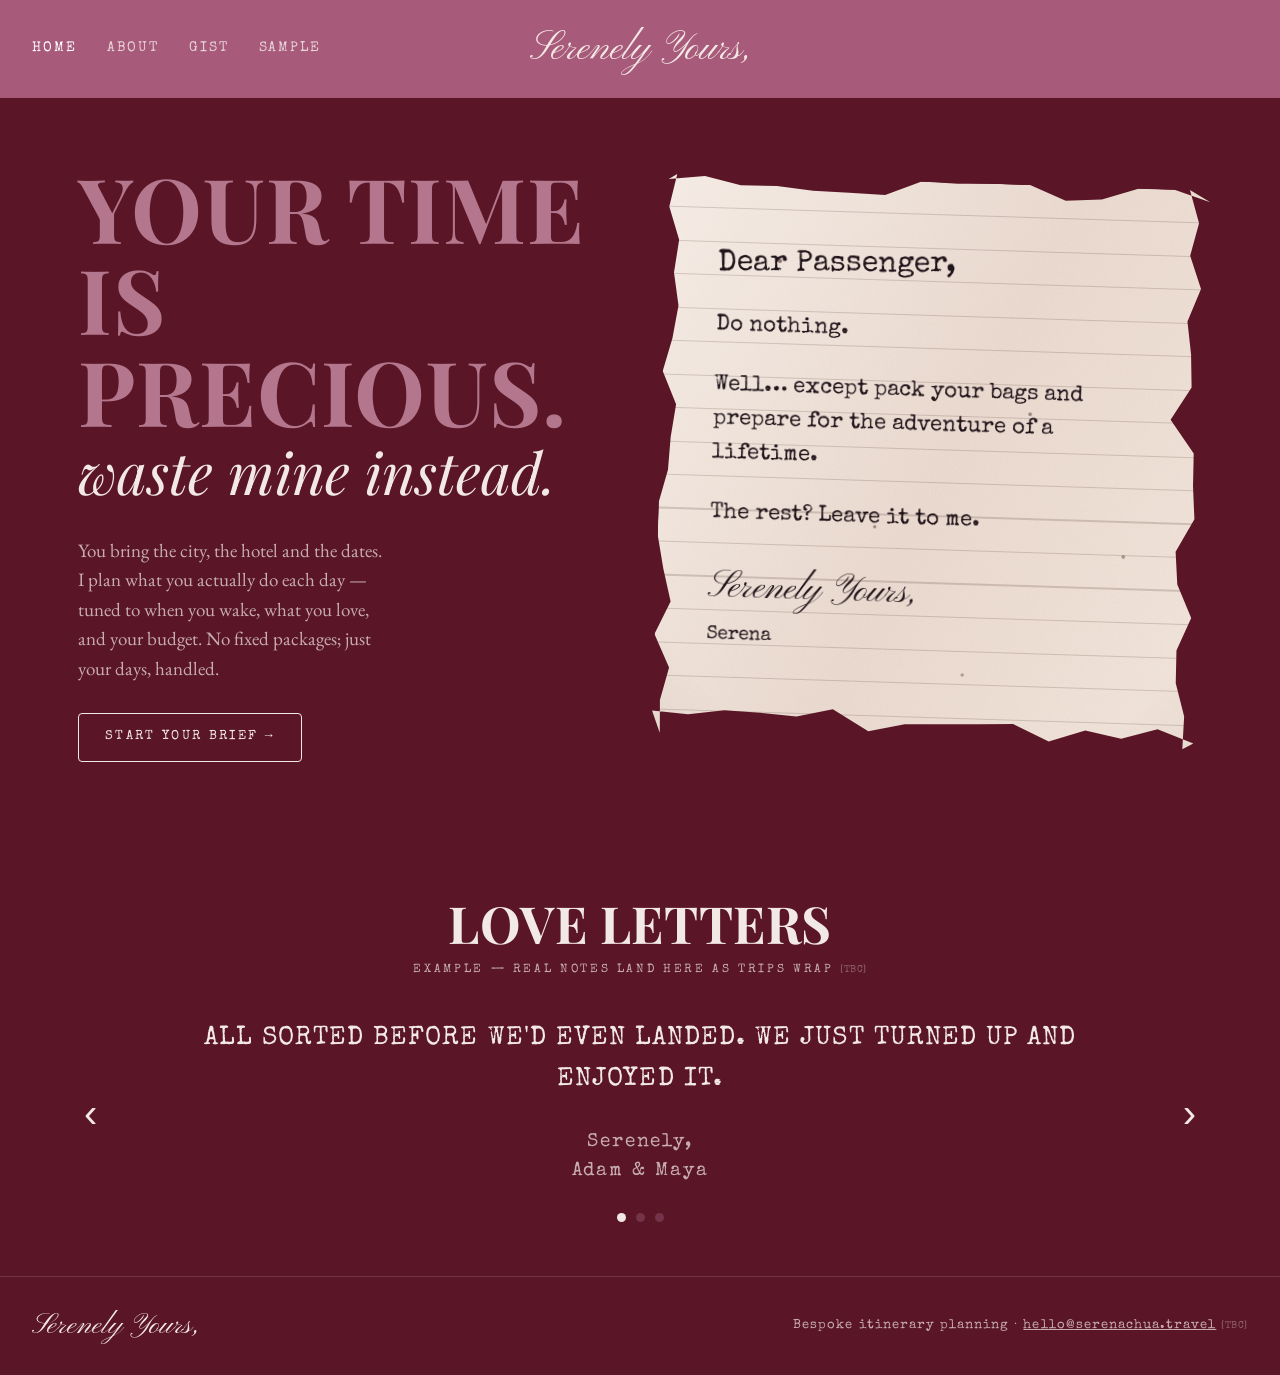
<file: index.html>
<!DOCTYPE html>
<html lang="en">
<head>
  <meta charset="UTF-8" />
  <meta name="viewport" content="width=device-width, initial-scale=1.0" />
  <title>Serenely Yours — your days, dialled in</title>
  <meta name="description" content="Bespoke day-by-day itinerary planning. You bring the city, hotel and dates; I plan what you actually do — tuned to you." />
  <link rel="preconnect" href="https://fonts.googleapis.com">
  <link rel="preconnect" href="https://fonts.gstatic.com" crossorigin>
  <link href="https://fonts.googleapis.com/css2?family=Playfair+Display:ital,wght@0,400;0,700;0,900;1,400;1,700&family=Pinyon+Script&family=Special+Elite&family=EB+Garamond:ital,wght@0,400;0,500;0,600;1,400&display=swap" rel="stylesheet">
  <link rel="stylesheet" href="styles.css" />
</head>
<body class="page-home">

  <nav class="nav">
    <button class="nav__toggle" aria-label="Menu" onclick="this.closest('.nav').classList.toggle('open')">Menu</button>
    <div class="nav__links">
      <a href="index.html" aria-current="page">Home</a>
      <a href="about.html">About</a>
      <a href="how-it-works.html">Gist</a>
      <a href="sample.html">Sample</a>
    </div>
    <a class="nav__brand" href="index.html">Serenely Yours,</a>
  </nav>

  <main>
    <section class="hero wrap">
      <div class="hero__copy">
        <h1 class="hero__title display">Your time<br>is precious.</h1>
        <p class="hero__tag italic-display">waste mine instead.</p>
        <p class="hero__sub">You bring the city, the hotel and the dates. I plan what you actually do each day — tuned to when you wake, what you love, and your budget. No fixed packages; just your days, handled.</p>
        <a class="btn btn--outline" href="mailto:hello@serenachua.travel?subject=Trip%20brief">Start your brief →</a>
      </div>
      <aside class="letter" aria-label="A note from Serena">
        <div class="letter__body type">
          <p class="letter__hi">Dear Passenger,</p>
          <p>Do nothing.</p>
          <p>Well… except pack your bags and prepare for the adventure of a lifetime.</p>
          <p>The rest? Leave it to me.</p>
        </div>
        <p class="letter__sign"><span class="script">Serenely Yours,</span><br><span class="type">Serena</span></p>
      </aside>
    </section>

    <section class="loveletters wrap" aria-label="Love letters">
      <h2 class="loveletters__head display">Love Letters</h2>
      <p class="code">Example — real notes land here as trips wrap <span class="tbc">[TBC]</span></p>
      <div class="carousel" data-carousel>
        <button class="carousel__nav carousel__nav--prev" aria-label="Previous">‹</button>
        <div class="carousel__track">
          <figure class="ll"><blockquote class="type">All sorted before we'd even landed. We just turned up and enjoyed it.</blockquote><figcaption class="type">Serenely,<br>Adam &amp; Maya</figcaption></figure>
          <figure class="ll"><blockquote class="type">No stress, no spreadsheets, no wasted days. Easily the best trip we've taken.</blockquote><figcaption class="type">Serenely,<br>Priya</figcaption></figure>
          <figure class="ll"><blockquote class="type">Every day was easy, fun, and exactly us — right down to where we ate.</blockquote><figcaption class="type">Serenely,<br>The Alvarez family</figcaption></figure>
        </div>
        <button class="carousel__nav carousel__nav--next" aria-label="Next">›</button>
        <div class="carousel__dots" aria-hidden="true"><i class="on"></i><i></i><i></i></div>
      </div>
    </section>
  </main>

  <footer class="foot">
    <span class="foot__mark script">Serenely Yours,</span>
    <span>Bespoke itinerary planning · <a href="mailto:hello@serenachua.travel">hello@serenachua.travel</a> <span class="tbc">[TBC]</span></span>
  </footer>

  <script>
  (function(){
    var c=document.querySelector('[data-carousel]'); if(!c) return;
    var dots=c.querySelectorAll('.carousel__dots i');
    var cards=c.querySelectorAll('.ll'), i=0;
    var rm = window.matchMedia && window.matchMedia('(prefers-reduced-motion: reduce)').matches;
    function go(n){ i=(n+cards.length)%cards.length; cards[i].scrollIntoView({behavior: rm ? 'auto' : 'smooth',inline:'center',block:'nearest'});
      dots.forEach(function(d,k){ d.classList.toggle('on',k===i); }); }
    c.querySelector('.carousel__nav--prev').onclick=function(){ go(i-1); };
    c.querySelector('.carousel__nav--next').onclick=function(){ go(i+1); };
  })();
  </script>

</body>
</html>
</file>
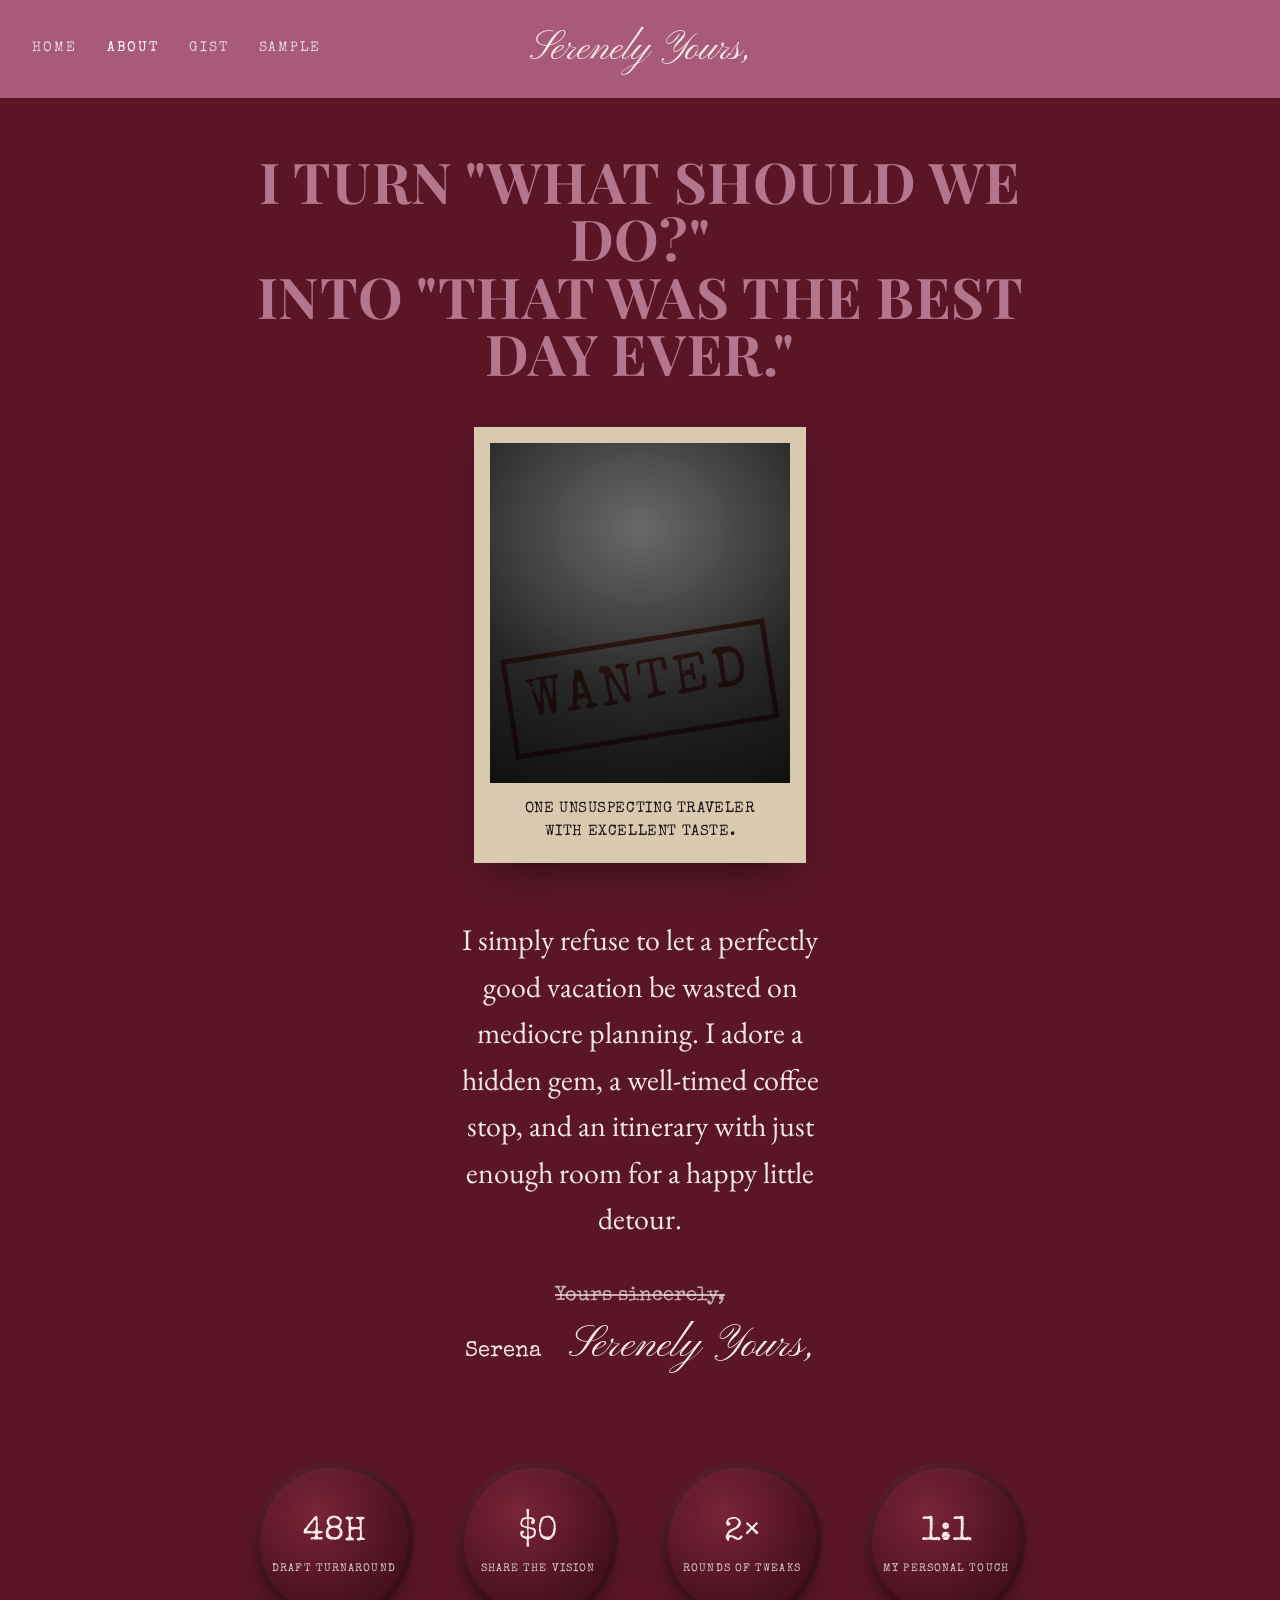
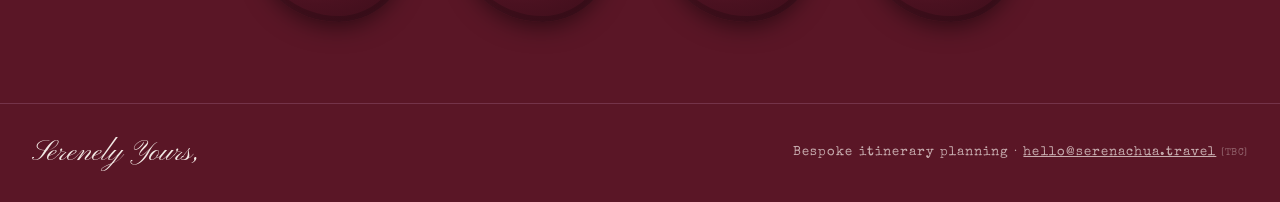
<file: about.html>
<!DOCTYPE html>
<html lang="en">
<head>
  <meta charset="UTF-8" />
  <meta name="viewport" content="width=device-width, initial-scale=1.0" />
  <title>Serenely Yours — About</title>
  <link rel="preconnect" href="https://fonts.googleapis.com">
  <link rel="preconnect" href="https://fonts.gstatic.com" crossorigin>
  <link href="https://fonts.googleapis.com/css2?family=Playfair+Display:ital,wght@0,400;0,700;0,900;1,400;1,700&family=Pinyon+Script&family=Special+Elite&family=EB+Garamond:ital,wght@0,400;0,500;0,600;1,400&display=swap" rel="stylesheet">
  <link rel="stylesheet" href="styles.css" />
</head>
<body class="page-about">

  <nav class="nav">
    <button class="nav__toggle" aria-label="Menu" onclick="this.closest('.nav').classList.toggle('open')">Menu</button>
    <div class="nav__links">
      <a href="index.html">Home</a>
      <a href="about.html" aria-current="page">About</a>
      <a href="how-it-works.html">Gist</a>
      <a href="sample.html">Sample</a>
    </div>
    <a class="nav__brand" href="index.html">Serenely Yours,</a>
  </nav>

  <main class="wrap about">
    <h1 class="about__head display">I turn "what should we do?"<br>into "that was the best day ever."</h1>

    <figure class="wanted">
      <div class="wanted__photo" role="img" aria-label="Portrait of Serena [TBC]"></div>
      <span class="wanted__stamp type">Wanted</span>
      <figcaption class="wanted__cap type">One unsuspecting traveler<br>with excellent taste.</figcaption>
    </figure>

    <p class="about__prose">I simply refuse to let a perfectly good vacation be wasted on mediocre planning. I adore a hidden gem, a well-timed coffee stop, and an itinerary with just enough room for a happy little detour.</p>

    <p class="about__sign">
      <s class="type">Yours sincerely,</s><br>
      <span class="type about__name">Serena</span>
      <span class="script about__signmark">Serenely Yours,</span>
    </p>

    <section class="seals" aria-label="What you get">
      <span class="seal"><b class="type">48H</b><small class="type">Draft turnaround</small></span>
      <span class="seal"><b class="type">$0</b><small class="type">Share the vision</small></span>
      <span class="seal"><b class="type">2×</b><small class="type">Rounds of tweaks</small></span>
      <span class="seal"><b class="type">1:1</b><small class="type">My personal touch</small></span>
    </section>
  </main>

  <footer class="foot">
    <span class="foot__mark script">Serenely Yours,</span>
    <span>Bespoke itinerary planning · <a href="mailto:hello@serenachua.travel">hello@serenachua.travel</a> <span class="tbc">[TBC]</span></span>
  </footer>

</body>
</html>
</file>
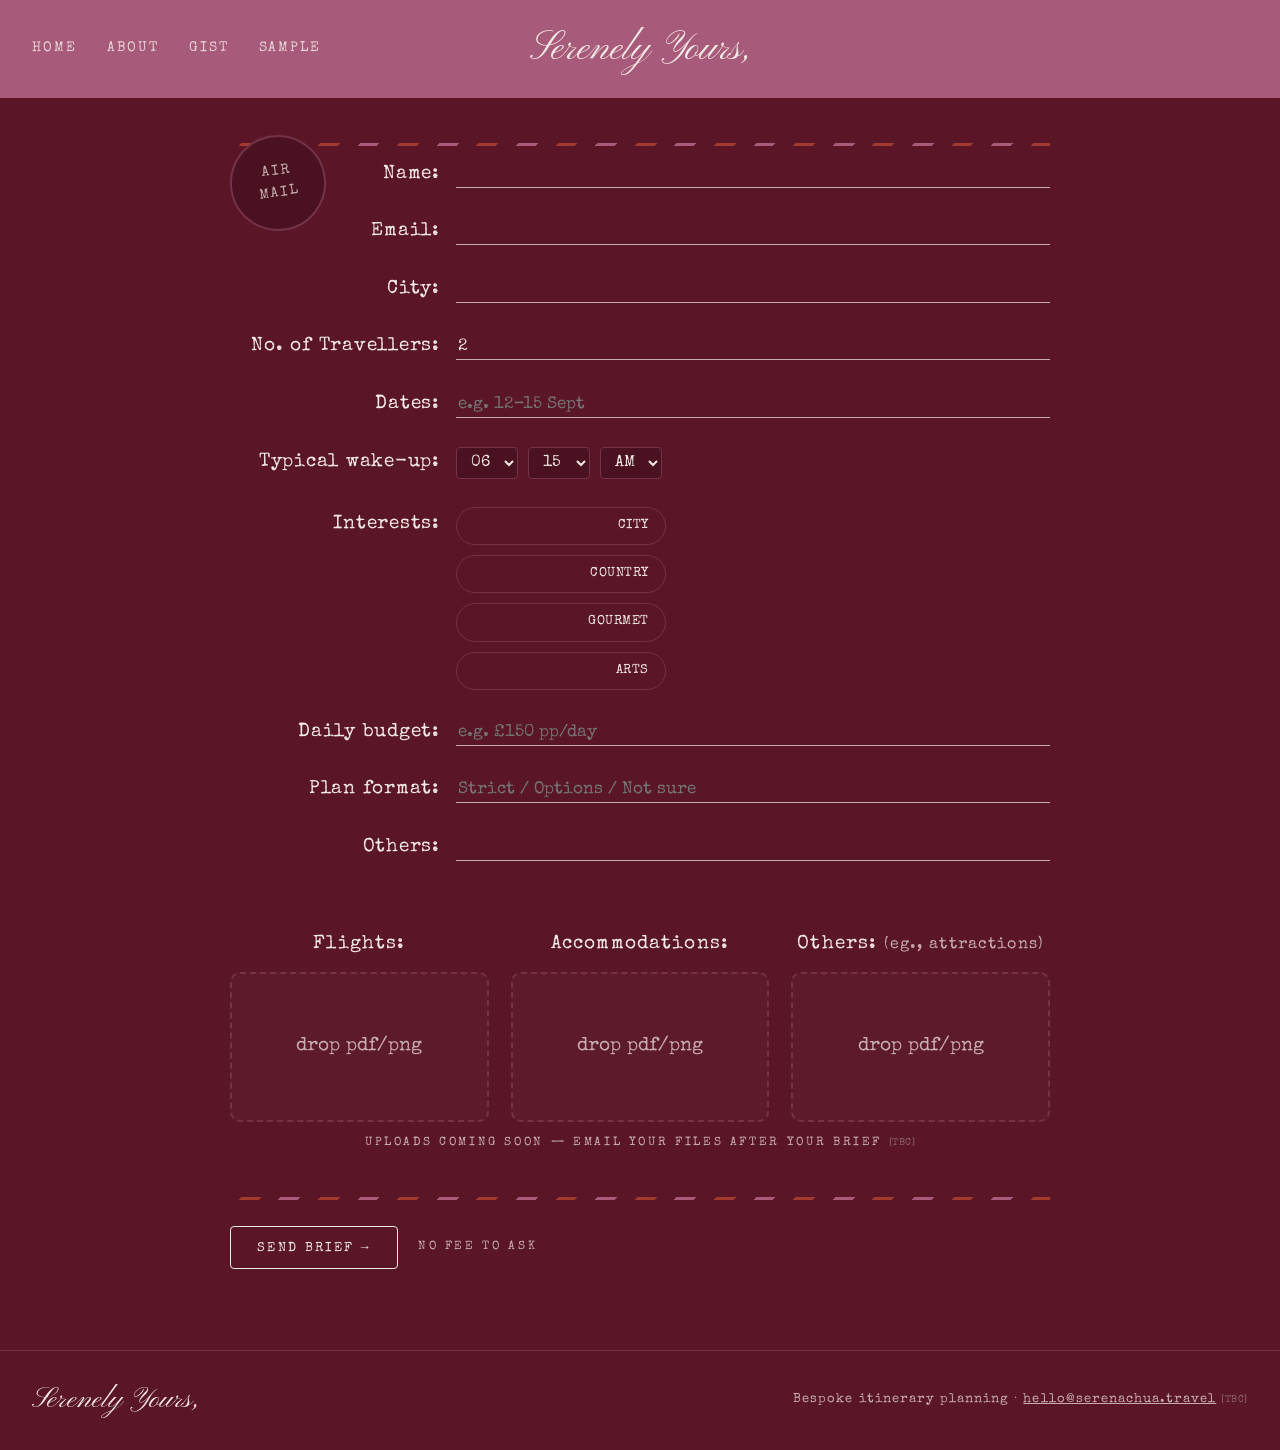
<file: contact.html>
<!DOCTYPE html>
<html lang="en">
<head>
  <meta charset="UTF-8" />
  <meta name="viewport" content="width=device-width, initial-scale=1.0" />
  <title>Serenely Yours — Start your brief</title>
  <link rel="preconnect" href="https://fonts.googleapis.com">
  <link rel="preconnect" href="https://fonts.gstatic.com" crossorigin>
  <link href="https://fonts.googleapis.com/css2?family=Playfair+Display:ital,wght@0,400;0,700;0,900;1,400;1,700&family=Pinyon+Script&family=Special+Elite&family=EB+Garamond:ital,wght@0,400;0,500;0,600;1,400&display=swap" rel="stylesheet">
  <link rel="stylesheet" href="styles.css" />
</head>
<body class="page-start">

  <nav class="nav">
    <button class="nav__toggle" aria-label="Menu" onclick="this.closest('.nav').classList.toggle('open')">Menu</button>
    <div class="nav__links">
      <a href="index.html">Home</a>
      <a href="about.html">About</a>
      <a href="how-it-works.html">Gist</a>
      <a href="sample.html">Sample</a>
    </div>
    <a class="nav__brand" href="index.html">Serenely Yours,</a>
  </nav>

  <main class="wrap start">
    <!-- Static sites can't email form data. Point action= at a Formspree
         (or Netlify Forms) endpoint: replace YOUR_FORM_ID below. -->
    <form class="airmail" action="https://formspree.io/f/YOUR_FORM_ID" method="POST">
      <div class="airmail__stamp" aria-hidden="true"><span class="type">Air<br>Mail</span></div>
      <div class="airmail__rule" aria-hidden="true"></div>

      <div class="linefield"><label for="name" class="type">Name:</label><input id="name" name="name" type="text" required></div>
      <div class="linefield"><label for="email" class="type">Email:</label><input id="email" name="email" type="email" required></div>
      <div class="linefield"><label for="city" class="type">City:</label><input id="city" name="city" type="text" required></div>
      <div class="linefield"><label for="travellers" class="type">No. of Travellers:</label><input id="travellers" name="travellers" type="number" min="1" value="2"></div>
      <div class="linefield"><label for="dates" class="type">Dates:</label><input id="dates" name="dates" type="text" placeholder="e.g. 12–15 Sept"></div>

      <div class="linefield linefield--wake">
        <label class="type" for="wake-h">Typical wake-up:</label>
        <span class="spinner">
          <select id="wake-h" name="wake_hour" aria-label="Hour">
            <option>05</option><option selected>06</option><option>07</option><option>08</option><option>09</option><option>10</option>
          </select>
          <select name="wake_min" aria-label="Minute"><option>00</option><option selected>15</option><option>30</option><option>45</option></select>
          <select name="wake_ampm" aria-label="AM or PM"><option selected>AM</option><option>PM</option></select>
        </span>
      </div>

      <div class="linefield linefield--chips">
        <span class="type">Interests:</span>
        <span class="pills">
          <label class="pill"><input type="checkbox" name="interests" value="City">City</label>
          <label class="pill"><input type="checkbox" name="interests" value="Country">Country</label>
          <label class="pill"><input type="checkbox" name="interests" value="Gourmet">Gourmet</label>
          <label class="pill"><input type="checkbox" name="interests" value="Arts">Arts</label>
        </span>
      </div>

      <div class="linefield"><label for="budget" class="type">Daily budget:</label><input id="budget" name="budget" type="text" placeholder="e.g. £150 pp/day"></div>
      <div class="linefield"><label for="format" class="type">Plan format:</label><input id="format" name="format" type="text" placeholder="Strict / Options / Not sure"></div>
      <div class="linefield"><label for="others" class="type">Others:</label><input id="others" name="others" type="text"></div>

      <div class="dropzones">
        <div class="dz"><span class="dz__label type">Flights:</span><div class="dz__box"><span class="type">drop pdf/png</span></div></div>
        <div class="dz"><span class="dz__label type">Accommodations:</span><div class="dz__box"><span class="type">drop pdf/png</span></div></div>
        <div class="dz"><span class="dz__label type">Others: <small>(eg., attractions)</small></span><div class="dz__box"><span class="type">drop pdf/png</span></div></div>
      </div>
      <p class="code dz__note">Uploads coming soon — email your files after your brief <span class="tbc">[TBC]</span></p>

      <div class="airmail__rule" aria-hidden="true"></div>
      <div class="start__submit"><button class="btn btn--outline" type="submit">Send brief →</button><span class="code">No fee to ask</span></div>
    </form>
  </main>

  <footer class="foot">
    <span class="foot__mark script">Serenely Yours,</span>
    <span>Bespoke itinerary planning · <a href="mailto:hello@serenachua.travel">hello@serenachua.travel</a> <span class="tbc">[TBC]</span></span>
  </footer>

</body>
</html>
</file>
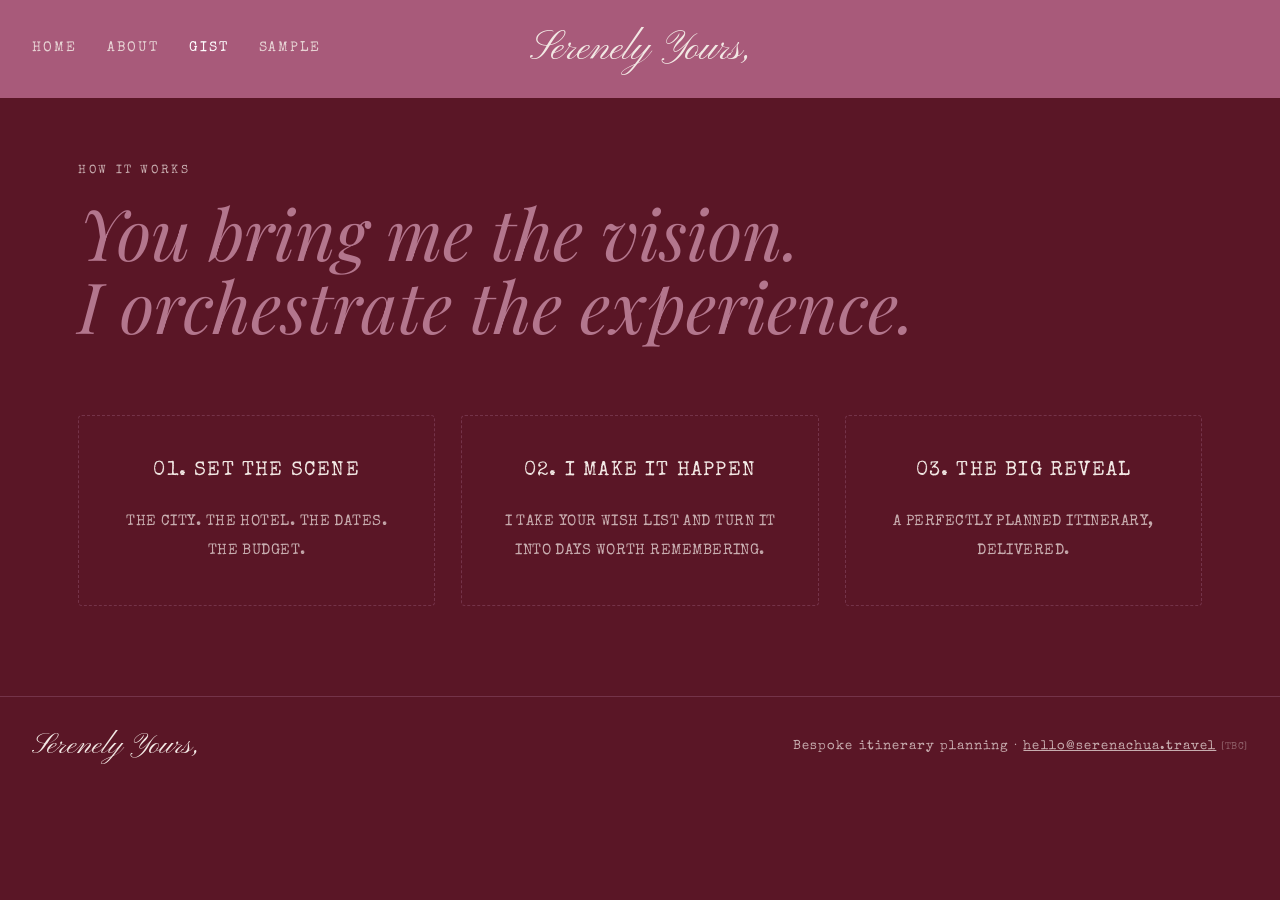
<file: how-it-works.html>
<!DOCTYPE html>
<html lang="en">
<head>
  <meta charset="UTF-8" />
  <meta name="viewport" content="width=device-width, initial-scale=1.0" />
  <title>Serenely Yours — The Gist</title>
  <link rel="preconnect" href="https://fonts.googleapis.com">
  <link rel="preconnect" href="https://fonts.gstatic.com" crossorigin>
  <link href="https://fonts.googleapis.com/css2?family=Playfair+Display:ital,wght@0,400;0,700;0,900;1,400;1,700&family=Pinyon+Script&family=Special+Elite&family=EB+Garamond:ital,wght@0,400;0,500;0,600;1,400&display=swap" rel="stylesheet">
  <link rel="stylesheet" href="styles.css" />
</head>
<body class="page-gist">

  <nav class="nav">
    <button class="nav__toggle" aria-label="Menu" onclick="this.closest('.nav').classList.toggle('open')">Menu</button>
    <div class="nav__links">
      <a href="index.html">Home</a>
      <a href="about.html">About</a>
      <a href="how-it-works.html" aria-current="page">Gist</a>
      <a href="sample.html">Sample</a>
    </div>
    <a class="nav__brand" href="index.html">Serenely Yours,</a>
  </nav>

  <main class="wrap gist">
    <span class="code">How it works</span>
    <h1 class="gist__lead italic-display">You bring me the vision.<br>I orchestrate the experience.</h1>
    <div class="gist__cards">
      <article class="gcard"><h3 class="type">01. Set the scene</h3><p class="type">The city. The hotel. The dates. The budget.</p></article>
      <article class="gcard"><h3 class="type">02. I make it happen</h3><p class="type">I take your wish list and turn it into days worth remembering.</p></article>
      <article class="gcard"><h3 class="type">03. The big reveal</h3><p class="type">A perfectly planned itinerary, delivered.</p></article>
    </div>
  </main>

  <footer class="foot">
    <span class="foot__mark script">Serenely Yours,</span>
    <span>Bespoke itinerary planning · <a href="mailto:hello@serenachua.travel">hello@serenachua.travel</a> <span class="tbc">[TBC]</span></span>
  </footer>

</body>
</html>
</file>
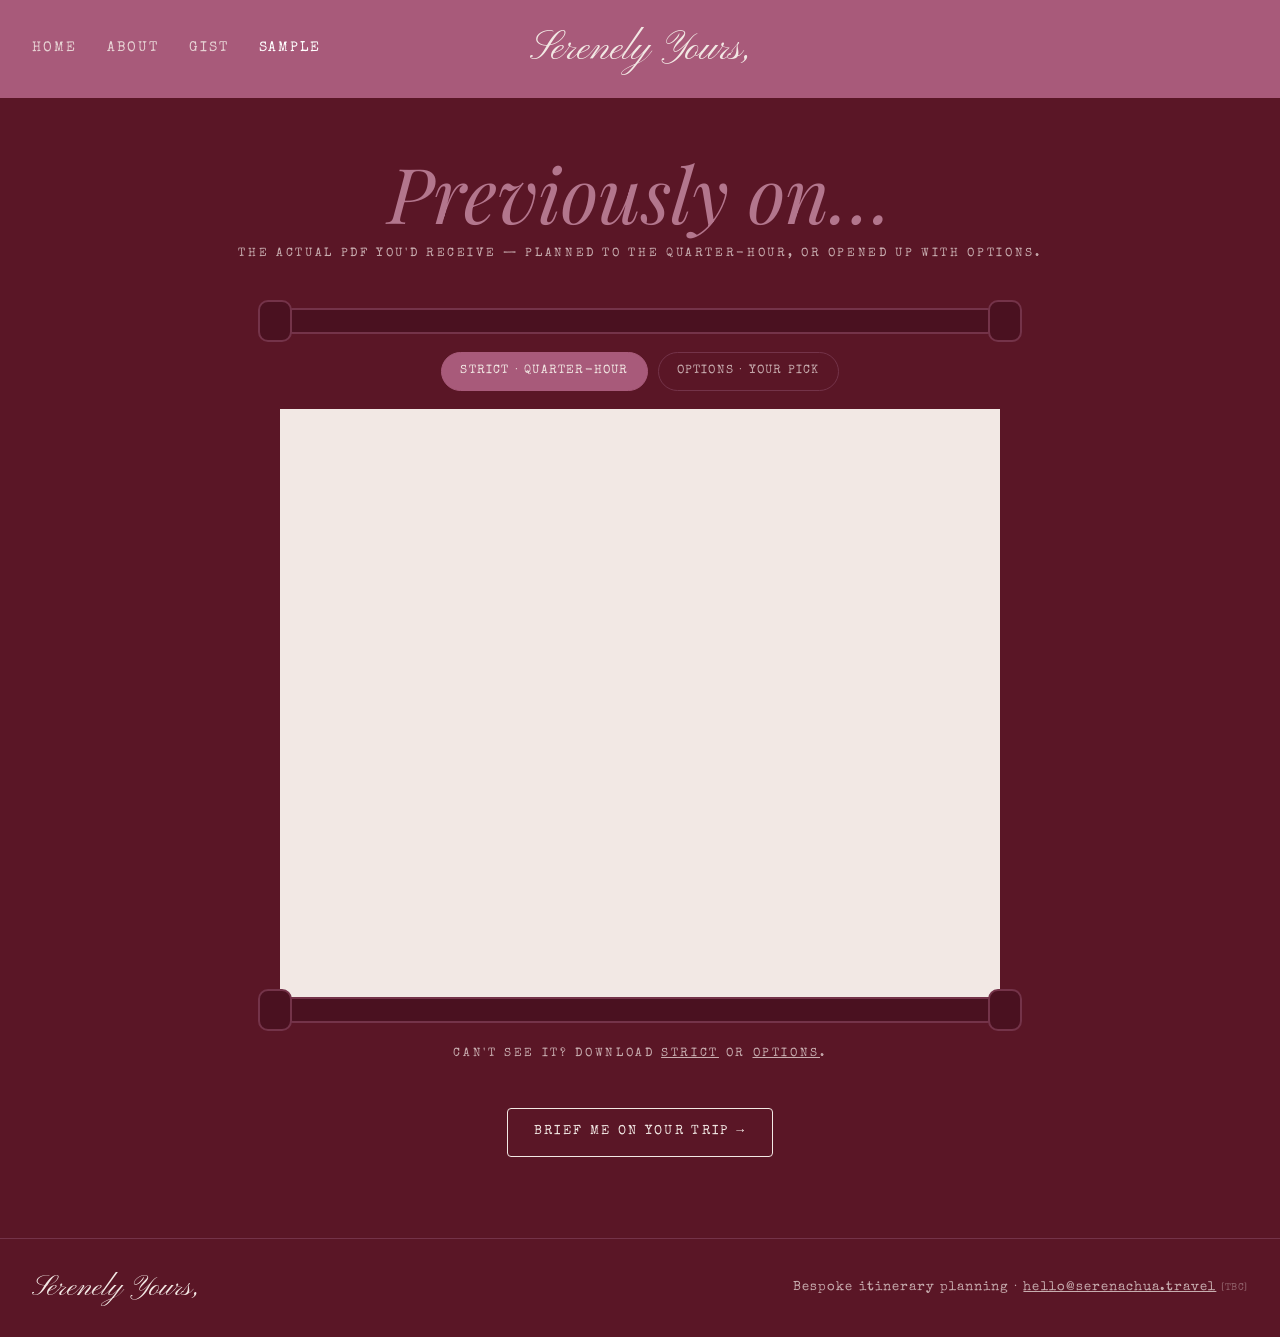
<file: sample.html>
<!DOCTYPE html>
<html lang="en">
<head>
  <meta charset="UTF-8" />
  <meta name="viewport" content="width=device-width, initial-scale=1.0" />
  <title>Serenely Yours — A sample day</title>
  <link rel="preconnect" href="https://fonts.googleapis.com">
  <link rel="preconnect" href="https://fonts.gstatic.com" crossorigin>
  <link href="https://fonts.googleapis.com/css2?family=Playfair+Display:ital,wght@0,400;0,700;0,900;1,400;1,700&family=Pinyon+Script&family=Special+Elite&family=EB+Garamond:ital,wght@0,400;0,500;0,600;1,400&display=swap" rel="stylesheet">
  <link rel="stylesheet" href="styles.css" />
</head>
<body class="page-sample">

  <nav class="nav">
    <button class="nav__toggle" aria-label="Menu" onclick="this.closest('.nav').classList.toggle('open')">Menu</button>
    <div class="nav__links">
      <a href="index.html">Home</a>
      <a href="about.html">About</a>
      <a href="how-it-works.html">Gist</a>
      <a href="sample.html" aria-current="page">Sample</a>
    </div>
    <a class="nav__brand" href="index.html">Serenely Yours,</a>
  </nav>

  <main class="wrap sample">
    <h1 class="sample__head italic-display">Previously on…</h1>
    <p class="code">The actual PDF you'd receive — planned to the quarter-hour, or opened up with options.</p>

    <section class="scroll">
      <div class="scroll__rod scroll__rod--top" aria-hidden="true"></div>
      <input type="radio" name="fmt" id="fmt-strict" class="seg-input" checked>
      <input type="radio" name="fmt" id="fmt-options" class="seg-input">
      <div class="seg">
        <label for="fmt-strict">Strict · quarter-hour</label>
        <label for="fmt-options">Options · your pick</label>
      </div>
      <div class="scroll__paper">
        <div class="fmt fmt--strict">
          <iframe class="viewer__frame" src="pdf/sample-strict.pdf#toolbar=0&amp;view=FitH" title="Sample itinerary — strict (PDF)" loading="lazy"></iframe>
        </div>
        <div class="fmt fmt--options">
          <iframe class="viewer__frame" src="pdf/sample-options.pdf#toolbar=0&amp;view=FitH" title="Sample itinerary — options (PDF)" loading="lazy"></iframe>
        </div>
      </div>
      <div class="scroll__rod scroll__rod--bottom" aria-hidden="true"></div>
    </section>

    <p class="viewer__note code">Can't see it? Download <a href="pdf/sample-strict.pdf" download>strict</a> or <a href="pdf/sample-options.pdf" download>options</a>.</p>
    <div class="sample__cta"><a class="btn btn--outline" href="mailto:hello@serenachua.travel?subject=Trip%20brief">Brief me on your trip →</a></div>
  </main>

  <footer class="foot">
    <span class="foot__mark script">Serenely Yours,</span>
    <span>Bespoke itinerary planning · <a href="mailto:hello@serenachua.travel">hello@serenachua.travel</a> <span class="tbc">[TBC]</span></span>
  </footer>

</body>
</html>
</file>
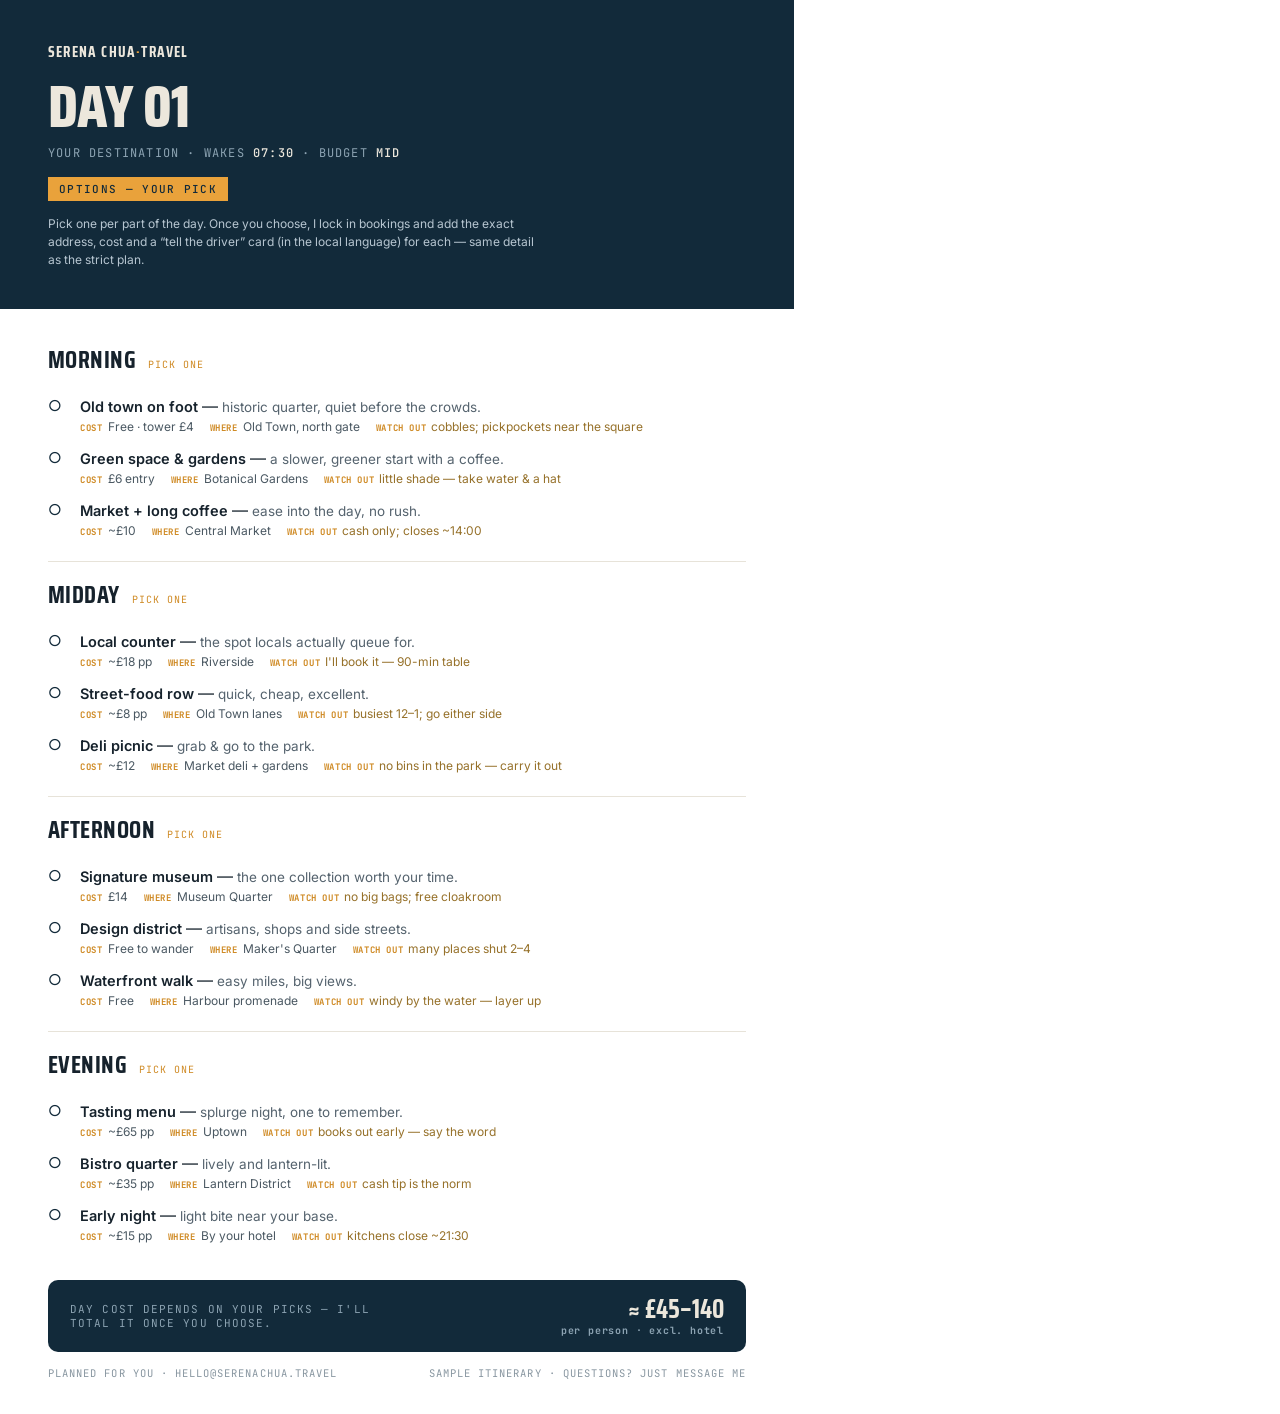
<file: pdf/itinerary-options.html>
<!DOCTYPE html>
<html lang="en">
<head>
  <meta charset="UTF-8" />
  <title>Sample itinerary — options</title>
  <link rel="preconnect" href="https://fonts.googleapis.com">
  <link rel="preconnect" href="https://fonts.gstatic.com" crossorigin>
  <link href="https://fonts.googleapis.com/css2?family=Saira+Condensed:wght@600;700;800&family=Inter:wght@400;500;600&family=JetBrains+Mono:wght@400;500&display=swap" rel="stylesheet">
  <style>
    @page { size: A4; margin: 0; }
    * { box-sizing: border-box; }
    html, body { margin: 0; }
    body { width: 794px; font-family: "Inter", sans-serif; color: #16222c; background: #fff; -webkit-print-color-adjust: exact; print-color-adjust: exact; }

    .head { background: #122a3a; color: #ece7dc; padding: 40px 48px 28px; }
    .brand { font-family: "Saira Condensed", sans-serif; font-weight: 700; text-transform: uppercase; letter-spacing: .08em; font-size: 15px; }
    .brand b { color: #e9a23b; }
    .title { font-family: "Saira Condensed", sans-serif; font-weight: 800; text-transform: uppercase; font-size: 60px; line-height: .88; letter-spacing: -.01em; margin: 16px 0 0; }
    .sub { font-family: "JetBrains Mono", monospace; font-size: 12px; letter-spacing: .1em; text-transform: uppercase; color: #8ca3b2; margin-top: 12px; }
    .sub b { color: #ece7dc; font-weight: 500; }
    .tag { display: inline-block; background: #e9a23b; color: #122a3a; font-family: "JetBrains Mono", monospace; font-weight: 500; font-size: 11px; letter-spacing: .12em; text-transform: uppercase; padding: 5px 11px; margin-top: 16px; }
    .note { margin-top: 14px; font-size: 12px; color: #b7c6d1; max-width: 62ch; line-height: 1.5; }

    .body { padding: 18px 48px 8px; }
    .band { padding: 14px 0 16px; border-bottom: 1px solid #e7e3d9; break-inside: avoid; }
    .band:last-child { border-bottom: none; }
    .bl { display: flex; align-items: baseline; gap: 12px; margin-bottom: 10px; }
    .bl b { font-family: "Saira Condensed", sans-serif; font-weight: 700; text-transform: uppercase; font-size: 24px; letter-spacing: .02em; }
    .bl span { font-family: "JetBrains Mono", monospace; font-size: 10px; color: #cf8a24; letter-spacing: .1em; text-transform: uppercase; }

    .opt { display: grid; grid-template-columns: 22px 1fr; gap: 10px; padding: 7px 0; align-items: start; }
    .dot { font-size: 15px; line-height: 1.3; color: #122a3a; }
    .on { font-weight: 600; font-size: 14.5px; }
    .oe { color: #55636e; font-size: 13.5px; }
    .om { display: flex; flex-wrap: wrap; gap: 3px 16px; margin-top: 3px; font-size: 12px; }
    .om i { font-style: normal; color: #4a5862; }
    .om b { font-family: "JetBrains Mono", monospace; font-size: 9px; letter-spacing: .07em; color: #cf8a24; text-transform: uppercase; margin-right: 5px; }
    .om .w { color: #96712a; }

    .foot { padding: 6px 48px 34px; }
    .total { display: flex; justify-content: space-between; align-items: center; background: #122a3a; color: #ece7dc; border-radius: 10px; padding: 16px 22px; }
    .total .l { font-family: "JetBrains Mono", monospace; font-size: 11px; letter-spacing: .1em; text-transform: uppercase; color: #8ca3b2; max-width: 46ch; }
    .total .v { font-family: "Saira Condensed", sans-serif; font-weight: 700; font-size: 26px; line-height: 1; text-align: right; }
    .total .v small { font-family: "JetBrains Mono", monospace; font-size: 10px; color: #8ca3b2; letter-spacing: .08em; display: block; margin-top: 4px; }
    .sign { margin-top: 14px; font-family: "JetBrains Mono", monospace; font-size: 10.5px; letter-spacing: .1em; text-transform: uppercase; color: #8896a0; display: flex; justify-content: space-between; }
  </style>
</head>
<body>
  <div class="head">
    <div class="brand">Serena Chua<b>·</b>Travel</div>
    <h1 class="title">Day 01</h1>
    <div class="sub">Your destination · Wakes <b>07:30</b> · Budget <b>mid</b></div>
    <span class="tag">Options — your pick</span>
    <p class="note">Pick one per part of the day. Once you choose, I lock in bookings and add the exact address, cost and a “tell the driver” card (in the local language) for each — same detail as the strict plan.</p>
  </div>

  <div class="body">

    <div class="band">
      <div class="bl"><b>Morning</b><span>Pick one</span></div>
      <div class="opt"><span class="dot">○</span><span>
        <span class="on">Old town on foot</span> — <span class="oe">historic quarter, quiet before the crowds.</span>
        <div class="om"><i><b>Cost</b>Free · tower £4</i><i><b>Where</b>Old Town, north gate</i><i class="w"><b>Watch out</b>cobbles; pickpockets near the square</i></div>
      </span></div>
      <div class="opt"><span class="dot">○</span><span>
        <span class="on">Green space &amp; gardens</span> — <span class="oe">a slower, greener start with a coffee.</span>
        <div class="om"><i><b>Cost</b>£6 entry</i><i><b>Where</b>Botanical Gardens</i><i class="w"><b>Watch out</b>little shade — take water &amp; a hat</i></div>
      </span></div>
      <div class="opt"><span class="dot">○</span><span>
        <span class="on">Market + long coffee</span> — <span class="oe">ease into the day, no rush.</span>
        <div class="om"><i><b>Cost</b>~£10</i><i><b>Where</b>Central Market</i><i class="w"><b>Watch out</b>cash only; closes ~14:00</i></div>
      </span></div>
    </div>

    <div class="band">
      <div class="bl"><b>Midday</b><span>Pick one</span></div>
      <div class="opt"><span class="dot">○</span><span>
        <span class="on">Local counter</span> — <span class="oe">the spot locals actually queue for.</span>
        <div class="om"><i><b>Cost</b>~£18 pp</i><i><b>Where</b>Riverside</i><i class="w"><b>Watch out</b>I'll book it — 90-min table</i></div>
      </span></div>
      <div class="opt"><span class="dot">○</span><span>
        <span class="on">Street-food row</span> — <span class="oe">quick, cheap, excellent.</span>
        <div class="om"><i><b>Cost</b>~£8 pp</i><i><b>Where</b>Old Town lanes</i><i class="w"><b>Watch out</b>busiest 12–1; go either side</i></div>
      </span></div>
      <div class="opt"><span class="dot">○</span><span>
        <span class="on">Deli picnic</span> — <span class="oe">grab &amp; go to the park.</span>
        <div class="om"><i><b>Cost</b>~£12</i><i><b>Where</b>Market deli + gardens</i><i class="w"><b>Watch out</b>no bins in the park — carry it out</i></div>
      </span></div>
    </div>

    <div class="band">
      <div class="bl"><b>Afternoon</b><span>Pick one</span></div>
      <div class="opt"><span class="dot">○</span><span>
        <span class="on">Signature museum</span> — <span class="oe">the one collection worth your time.</span>
        <div class="om"><i><b>Cost</b>£14</i><i><b>Where</b>Museum Quarter</i><i class="w"><b>Watch out</b>no big bags; free cloakroom</i></div>
      </span></div>
      <div class="opt"><span class="dot">○</span><span>
        <span class="on">Design district</span> — <span class="oe">artisans, shops and side streets.</span>
        <div class="om"><i><b>Cost</b>Free to wander</i><i><b>Where</b>Maker's Quarter</i><i class="w"><b>Watch out</b>many places shut 2–4</i></div>
      </span></div>
      <div class="opt"><span class="dot">○</span><span>
        <span class="on">Waterfront walk</span> — <span class="oe">easy miles, big views.</span>
        <div class="om"><i><b>Cost</b>Free</i><i><b>Where</b>Harbour promenade</i><i class="w"><b>Watch out</b>windy by the water — layer up</i></div>
      </span></div>
    </div>

    <div class="band">
      <div class="bl"><b>Evening</b><span>Pick one</span></div>
      <div class="opt"><span class="dot">○</span><span>
        <span class="on">Tasting menu</span> — <span class="oe">splurge night, one to remember.</span>
        <div class="om"><i><b>Cost</b>~£65 pp</i><i><b>Where</b>Uptown</i><i class="w"><b>Watch out</b>books out early — say the word</i></div>
      </span></div>
      <div class="opt"><span class="dot">○</span><span>
        <span class="on">Bistro quarter</span> — <span class="oe">lively and lantern-lit.</span>
        <div class="om"><i><b>Cost</b>~£35 pp</i><i><b>Where</b>Lantern District</i><i class="w"><b>Watch out</b>cash tip is the norm</i></div>
      </span></div>
      <div class="opt"><span class="dot">○</span><span>
        <span class="on">Early night</span> — <span class="oe">light bite near your base.</span>
        <div class="om"><i><b>Cost</b>~£15 pp</i><i><b>Where</b>By your hotel</i><i class="w"><b>Watch out</b>kitchens close ~21:30</i></div>
      </span></div>
    </div>

  </div>

  <div class="foot">
    <div class="total">
      <span class="l">Day cost depends on your picks — I'll total it once you choose.</span>
      <span class="v">≈ £45–140<small>per person · excl. hotel</small></span>
    </div>
    <div class="sign">
      <span>Planned for you · hello@serenachua.travel</span>
      <span>Sample itinerary · questions? just message me</span>
    </div>
  </div>
</body>
</html>
</file>
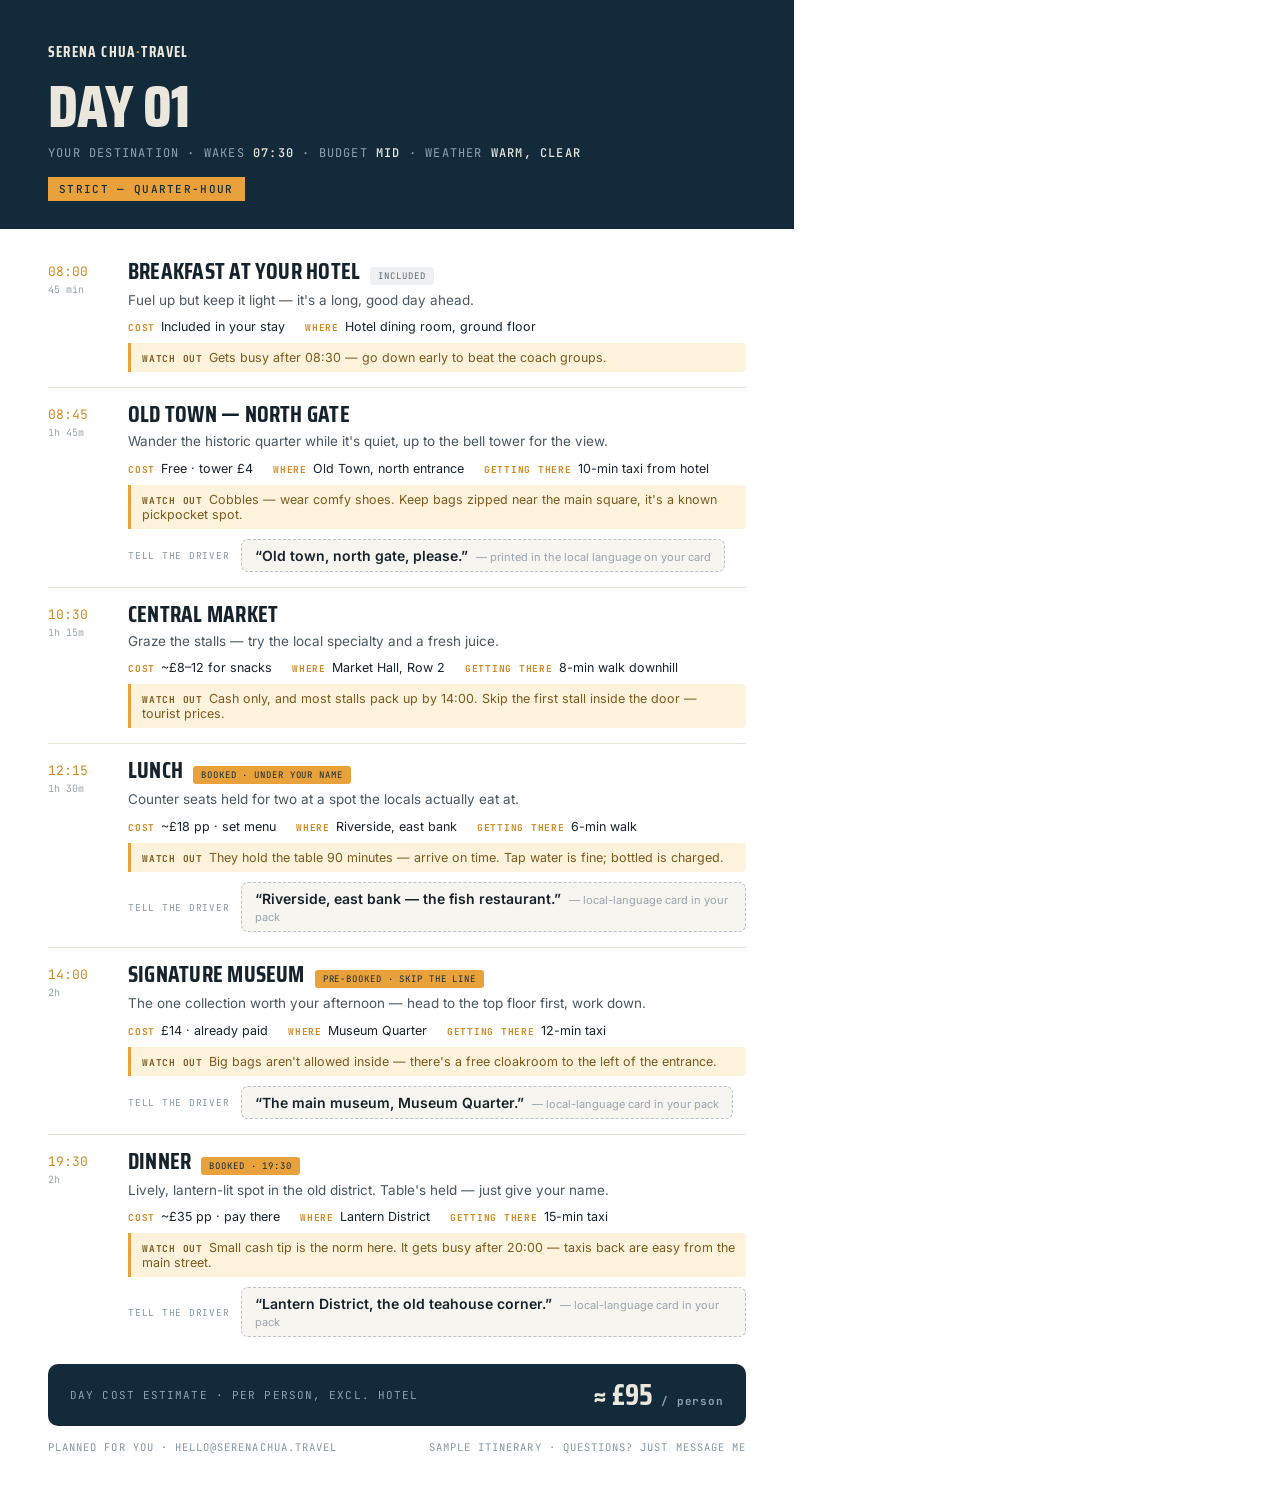
<file: pdf/itinerary-strict.html>
<!DOCTYPE html>
<html lang="en">
<head>
  <meta charset="UTF-8" />
  <title>Sample itinerary — strict</title>
  <link rel="preconnect" href="https://fonts.googleapis.com">
  <link rel="preconnect" href="https://fonts.gstatic.com" crossorigin>
  <link href="https://fonts.googleapis.com/css2?family=Saira+Condensed:wght@600;700;800&family=Inter:wght@400;500;600&family=JetBrains+Mono:wght@400;500&display=swap" rel="stylesheet">
  <style>
    @page { size: A4; margin: 0; }
    * { box-sizing: border-box; }
    html, body { margin: 0; }
    body { width: 794px; font-family: "Inter", sans-serif; color: #16222c; background: #fff; -webkit-print-color-adjust: exact; print-color-adjust: exact; }

    .head { background: #122a3a; color: #ece7dc; padding: 40px 48px 28px; }
    .brand { font-family: "Saira Condensed", sans-serif; font-weight: 700; text-transform: uppercase; letter-spacing: .08em; font-size: 15px; }
    .brand b { color: #e9a23b; }
    .title { font-family: "Saira Condensed", sans-serif; font-weight: 800; text-transform: uppercase; font-size: 60px; line-height: .88; letter-spacing: -.01em; margin: 16px 0 0; }
    .sub { font-family: "JetBrains Mono", monospace; font-size: 12px; letter-spacing: .1em; text-transform: uppercase; color: #8ca3b2; margin-top: 12px; }
    .sub b { color: #ece7dc; font-weight: 500; }
    .tag { display: inline-block; background: #e9a23b; color: #122a3a; font-family: "JetBrains Mono", monospace; font-weight: 500; font-size: 11px; letter-spacing: .12em; text-transform: uppercase; padding: 5px 11px; margin-top: 16px; }

    .body { padding: 16px 48px 8px; }
    .stop { display: grid; grid-template-columns: 60px 1fr; gap: 20px; padding: 15px 0; border-bottom: 1px solid #e7e3d9; break-inside: avoid; }
    .stop:last-child { border-bottom: none; }
    .time { font-family: "JetBrains Mono", monospace; font-size: 13px; color: #cf8a24; padding-top: 3px; white-space: nowrap; }
    .time small { display: block; color: #9aa4ad; font-size: 10px; margin-top: 3px; }

    .row1 { display: flex; align-items: baseline; gap: 10px; flex-wrap: wrap; }
    .name { font-family: "Saira Condensed", sans-serif; font-weight: 700; text-transform: uppercase; font-size: 23px; line-height: 1; letter-spacing: .01em; }
    .badge { font-family: "JetBrains Mono", monospace; font-size: 9px; letter-spacing: .1em; padding: 3px 8px; border-radius: 3px; text-transform: uppercase; background: #eef0f2; color: #5a6873; }
    .badge--book { background: #e9a23b; color: #122a3a; }
    .desc { margin: 6px 0 9px; font-size: 13.5px; color: #4a5862; line-height: 1.45; }

    .meta { display: flex; flex-wrap: wrap; gap: 5px 20px; font-size: 12.5px; margin-bottom: 9px; }
    .meta i { font-style: normal; }
    .meta b { font-family: "JetBrains Mono", monospace; font-size: 9.5px; letter-spacing: .08em; color: #cf8a24; text-transform: uppercase; margin-right: 6px; }

    .warn { font-size: 12.5px; color: #7a5a1e; background: #fdf3dc; border-left: 3px solid #e9a23b; padding: 7px 11px; margin: 8px 0 0; border-radius: 0 4px 4px 0; }
    .warn b { font-family: "JetBrains Mono", monospace; font-size: 9.5px; letter-spacing: .08em; text-transform: uppercase; margin-right: 6px; }

    .driver { display: flex; align-items: center; gap: 12px; margin-top: 10px; }
    .driver .lab { font-family: "JetBrains Mono", monospace; font-size: 9.5px; letter-spacing: .08em; color: #8896a0; text-transform: uppercase; white-space: nowrap; }
    .driver .box { border: 1.5px dashed #b9c2c9; border-radius: 7px; padding: 7px 13px; font-size: 14px; font-weight: 600; color: #16222c; background: #f7f5ef; }
    .driver .box span { color: #9aa4ad; font-weight: 400; font-size: 11px; margin-left: 8px; }

    .foot { padding: 4px 48px 34px; }
    .total { display: flex; justify-content: space-between; align-items: center; background: #122a3a; color: #ece7dc; border-radius: 10px; padding: 16px 22px; }
    .total .l { font-family: "JetBrains Mono", monospace; font-size: 11px; letter-spacing: .1em; text-transform: uppercase; color: #8ca3b2; }
    .total .v { font-family: "Saira Condensed", sans-serif; font-weight: 700; font-size: 30px; line-height: 1; }
    .total .v small { font-family: "JetBrains Mono", monospace; font-size: 11px; color: #8ca3b2; letter-spacing: .08em; }
    .sign { margin-top: 14px; font-family: "JetBrains Mono", monospace; font-size: 10.5px; letter-spacing: .1em; text-transform: uppercase; color: #8896a0; display: flex; justify-content: space-between; }
  </style>
</head>
<body>
  <div class="head">
    <div class="brand">Serena Chua<b>·</b>Travel</div>
    <h1 class="title">Day 01</h1>
    <div class="sub">Your destination · Wakes <b>07:30</b> · Budget <b>mid</b> · Weather <b>warm, clear</b></div>
    <span class="tag">Strict — quarter-hour</span>
  </div>

  <div class="body">

    <div class="stop">
      <div class="time">08:00<small>45 min</small></div>
      <div class="card">
        <div class="row1"><span class="name">Breakfast at your hotel</span><span class="badge">Included</span></div>
        <div class="desc">Fuel up but keep it light — it's a long, good day ahead.</div>
        <div class="meta">
          <i><b>Cost</b>Included in your stay</i>
          <i><b>Where</b>Hotel dining room, ground floor</i>
        </div>
        <div class="warn"><b>Watch out</b>Gets busy after 08:30 — go down early to beat the coach groups.</div>
      </div>
    </div>

    <div class="stop">
      <div class="time">08:45<small>1h 45m</small></div>
      <div class="card">
        <div class="row1"><span class="name">Old town — north gate</span></div>
        <div class="desc">Wander the historic quarter while it's quiet, up to the bell tower for the view.</div>
        <div class="meta">
          <i><b>Cost</b>Free · tower £4</i>
          <i><b>Where</b>Old Town, north entrance</i>
          <i><b>Getting there</b>10-min taxi from hotel</i>
        </div>
        <div class="warn"><b>Watch out</b>Cobbles — wear comfy shoes. Keep bags zipped near the main square, it's a known pickpocket spot.</div>
        <div class="driver">
          <span class="lab">Tell the driver</span>
          <span class="box">“Old town, north gate, please.”<span>— printed in the local language on your card</span></span>
        </div>
      </div>
    </div>

    <div class="stop">
      <div class="time">10:30<small>1h 15m</small></div>
      <div class="card">
        <div class="row1"><span class="name">Central market</span></div>
        <div class="desc">Graze the stalls — try the local specialty and a fresh juice.</div>
        <div class="meta">
          <i><b>Cost</b>~£8–12 for snacks</i>
          <i><b>Where</b>Market Hall, Row 2</i>
          <i><b>Getting there</b>8-min walk downhill</i>
        </div>
        <div class="warn"><b>Watch out</b>Cash only, and most stalls pack up by 14:00. Skip the first stall inside the door — tourist prices.</div>
      </div>
    </div>

    <div class="stop">
      <div class="time">12:15<small>1h 30m</small></div>
      <div class="card">
        <div class="row1"><span class="name">Lunch</span><span class="badge badge--book">Booked · under your name</span></div>
        <div class="desc">Counter seats held for two at a spot the locals actually eat at.</div>
        <div class="meta">
          <i><b>Cost</b>~£18 pp · set menu</i>
          <i><b>Where</b>Riverside, east bank</i>
          <i><b>Getting there</b>6-min walk</i>
        </div>
        <div class="warn"><b>Watch out</b>They hold the table 90 minutes — arrive on time. Tap water is fine; bottled is charged.</div>
        <div class="driver">
          <span class="lab">Tell the driver</span>
          <span class="box">“Riverside, east bank — the fish restaurant.”<span>— local-language card in your pack</span></span>
        </div>
      </div>
    </div>

    <div class="stop">
      <div class="time">14:00<small>2h</small></div>
      <div class="card">
        <div class="row1"><span class="name">Signature museum</span><span class="badge badge--book">Pre-booked · skip the line</span></div>
        <div class="desc">The one collection worth your afternoon — head to the top floor first, work down.</div>
        <div class="meta">
          <i><b>Cost</b>£14 · already paid</i>
          <i><b>Where</b>Museum Quarter</i>
          <i><b>Getting there</b>12-min taxi</i>
        </div>
        <div class="warn"><b>Watch out</b>Big bags aren't allowed inside — there's a free cloakroom to the left of the entrance.</div>
        <div class="driver">
          <span class="lab">Tell the driver</span>
          <span class="box">“The main museum, Museum Quarter.”<span>— local-language card in your pack</span></span>
        </div>
      </div>
    </div>

    <div class="stop">
      <div class="time">19:30<small>2h</small></div>
      <div class="card">
        <div class="row1"><span class="name">Dinner</span><span class="badge badge--book">Booked · 19:30</span></div>
        <div class="desc">Lively, lantern-lit spot in the old district. Table's held — just give your name.</div>
        <div class="meta">
          <i><b>Cost</b>~£35 pp · pay there</i>
          <i><b>Where</b>Lantern District</i>
          <i><b>Getting there</b>15-min taxi</i>
        </div>
        <div class="warn"><b>Watch out</b>Small cash tip is the norm here. It gets busy after 20:00 — taxis back are easy from the main street.</div>
        <div class="driver">
          <span class="lab">Tell the driver</span>
          <span class="box">“Lantern District, the old teahouse corner.”<span>— local-language card in your pack</span></span>
        </div>
      </div>
    </div>

  </div>

  <div class="foot">
    <div class="total">
      <span class="l">Day cost estimate · per person, excl. hotel</span>
      <span class="v">≈ £95<small> / person</small></span>
    </div>
    <div class="sign">
      <span>Planned for you · hello@serenachua.travel</span>
      <span>Sample itinerary · questions? just message me</span>
    </div>
  </div>
</body>
</html>
</file>
<file: styles.css>
/* ============================================================
   Serenely Yours — bespoke itinerary planning
   Vintage love-letter identity: oxblood ground, mauve nav band,
   Playfair headlines, Pinyon signature, Special Elite typewriter,
   EB Garamond prose. Single palette — no themes.
   ============================================================ */
:root{
  --wine:#5a1626; --wine-deep:#4a1120; --wine-line:#743349;
  --mauve:#a85a7a; --rose-faded:#b3768d;
  --cream:#f2e8e4; --cream-dim:rgba(242,232,228,.72);
  --paper:#efe3dd; --ink:#20141a; --stamp-red:#a23a2e;
  --script:"Pinyon Script", cursive;
  --display:"Playfair Display", Georgia, serif;
  --type:"Special Elite", "Courier New", monospace;
  --body:"EB Garamond", Georgia, serif;
  --maxw:1180px; --radius:4px;
}
*{ box-sizing:border-box; }
html{ scroll-behavior:smooth; }
body{
  margin:0; font-family:var(--body); font-size:19px; line-height:1.55;
  color:var(--cream); background:var(--wine);
  -webkit-font-smoothing:antialiased; text-rendering:optimizeLegibility;
}
img{ max-width:100%; display:block; }
a{ color:inherit; }
.wrap{ max-width:var(--maxw); margin:0 auto; padding:0 28px; }

/* type helpers */
.script{ font-family:var(--script); font-weight:400; }
.display{ font-family:var(--display); font-weight:700; text-transform:uppercase; line-height:1.02; letter-spacing:.01em; }
.italic-display{ font-family:var(--display); font-style:italic; font-weight:400; line-height:1.05; }
.type{ font-family:var(--type); font-weight:400; }
.code{ font-family:var(--type); font-size:12px; letter-spacing:.22em; text-transform:uppercase; color:var(--cream-dim); }
.tbc{ font-family:var(--type); font-size:.8em; letter-spacing:.05em; opacity:.5; }

/* buttons */
.btn{ display:inline-flex; align-items:center; gap:.6em; font-family:var(--type);
  font-size:13px; letter-spacing:.18em; text-transform:uppercase; text-decoration:none;
  padding:13px 26px; border-radius:var(--radius); cursor:pointer; transition:background .18s, color .18s; }
.btn--outline{ color:var(--cream); border:1.5px solid var(--cream); background:none; }
.btn--outline:hover{ background:var(--cream); color:var(--wine); }

/* nav — mauve band, centred script brand */
.nav{ position:relative; display:grid; grid-template-columns:1fr auto 1fr; align-items:center; column-gap:20px;
  background:var(--mauve); color:var(--cream); padding:18px 32px; }
.nav__links{ display:flex; gap:30px; justify-self:start; min-width:0; }
.nav__links a{ font-family:var(--type); font-size:14px; letter-spacing:.14em; text-transform:uppercase; text-decoration:none; opacity:.85; }
.nav__links a:hover, .nav__links a[aria-current="page"]{ opacity:1; font-weight:400; color:#fff; }
.nav__brand{ position:static; justify-self:center; white-space:nowrap;
  font-family:var(--script); font-size:clamp(28px,3.2vw,40px); color:var(--cream); text-decoration:none; }
.nav__cta{ font-family:var(--type); font-size:13px; letter-spacing:.16em; text-transform:uppercase;
  text-decoration:none; color:var(--cream); border:1.5px solid var(--cream); padding:12px 30px; justify-self:end; }
.nav__cta:hover{ background:var(--cream); color:var(--wine); }
.nav__cta[aria-current="page"]{ background:var(--cream); color:var(--wine); }
.nav__toggle{ display:none; }

/* footer */
.foot{ display:flex; align-items:center; justify-content:space-between;
  padding:26px 32px; border-top:1px solid var(--wine-line); color:var(--cream-dim); font-family:var(--type); font-size:13px; letter-spacing:.08em; }
.foot__mark{ font-family:var(--script); font-size:30px; color:var(--cream); letter-spacing:0; text-transform:none; }

/* responsive nav */
@media (max-width:780px){
  .nav{ display:flex; flex-wrap:wrap; }
  .nav__brand{ order:-1; width:100%; text-align:center; justify-self:auto; margin-bottom:10px; font-size:30px; }
  .nav__toggle{ display:inline-block; font-family:var(--type); font-size:13px; letter-spacing:.14em;
    text-transform:uppercase; background:none; border:1px solid var(--cream); color:var(--cream); padding:8px 16px; border-radius:var(--radius); }
  .nav__cta{ font-size:12px; letter-spacing:.1em; padding:10px 18px; }
  .nav__links{ display:none; flex-direction:column; gap:14px; width:100%; margin-top:14px; }
  .nav.open .nav__links{ display:flex; }
  .foot{ flex-direction:column; gap:10px; text-align:center; padding:24px 24px; }
}
@media (max-width:400px){
  .nav__brand{ font-size:24px; }
  .nav__cta{ padding:9px 14px; }
}
@media (prefers-reduced-motion:reduce){
  html{ scroll-behavior:auto; }
  *{ transition:none !important; animation:none !important; }
}

/* =====================================================================
   PAGE: HOME — hero, Dear Passenger letter, Love Letters carousel
   ===================================================================== */
.hero{ display:grid; grid-template-columns:1fr 1fr; gap:40px; align-items:center; padding:7vh 28px 9vh; }
.hero__title{ font-size:clamp(48px,7vw,104px); color:var(--rose-faded); margin:0; }
.hero__tag{ font-size:clamp(30px,4.5vw,60px); color:var(--cream); margin:.1em 0 .6em; }
.hero__sub{ max-width:34ch; color:var(--cream-dim); margin:0 0 1.6em; }

/* torn lined-paper letter — procedural parchment matching the sample PDF:
   warm cream base + SVG fractal-noise fibre + speckles + ruled lines, with an
   organic torn edge via an SVG displacement mask (drop-shadow, not box-shadow,
   so the shadow follows the torn silhouette rather than being clipped by it). */
.letter{ position:relative; color:var(--ink); padding:60px 52px 66px; transform:rotate(1.8deg);
  background-color:#ecdcd2;
  background-image:
    radial-gradient(115% 130% at 50% 42%, transparent 52%, rgba(96,58,46,.22) 100%),
    radial-gradient(circle at 21% 15%, rgba(83,53,45,.6) 0 1.6px, transparent 2.4px),
    radial-gradient(circle at 68% 41%, rgba(83,53,45,.5) 0 1.4px, transparent 2.2px),
    radial-gradient(circle at 40% 62%, rgba(83,53,45,.45) 0 1.3px, transparent 2px),
    radial-gradient(circle at 86% 66%, rgba(83,53,45,.42) 0 1.4px, transparent 2.2px),
    radial-gradient(circle at 57% 88%, rgba(83,53,45,.4) 0 1.2px, transparent 2px),
    repeating-linear-gradient(180deg, transparent 0 32px, rgba(74,46,40,.19) 32px 33.5px),
    url("data:image/svg+xml,%3Csvg%20xmlns='http://www.w3.org/2000/svg'%20width='260'%20height='260'%3E%3Cfilter%20id='f'%3E%3CfeTurbulence%20type='fractalNoise'%20baseFrequency='0.9'%20numOctaves='3'%20stitchTiles='stitch'/%3E%3CfeColorMatrix%20type='saturate'%20values='0'/%3E%3C/filter%3E%3Crect%20width='260'%20height='260'%20filter='url(%23f)'%20opacity='0.82'/%3E%3C/svg%3E"),
    linear-gradient(115deg, #f3e9e1 0%, #e6d4c9 52%, #eee0d5 100%);
  background-blend-mode:multiply,multiply,multiply,multiply,multiply,multiply,multiply,soft-light,normal;
  filter:drop-shadow(0 22px 30px rgba(0,0,0,.5));
  clip-path:polygon(0.0% 0.97%, 6.67% 0.2%, 13.33% 1.68%, 20.0% 1.59%, 26.67% 2.23%, 33.33% 2.41%, 40.0% 2.62%, 46.67% 0.0%, 53.33% 0.2%, 60.0% 0.0%, 66.67% 0.0%, 73.33% 2.63%, 80.0% 2.21%, 86.67% 0.05%, 93.33% 0.05%, 100.0% 2.08%, 96.18% 0.0%, 98.05% 5.88%, 96.6% 11.76%, 98.79% 17.65%, 96.48% 23.53%, 97.34% 29.41%, 97.63% 35.29%, 93.94% 41.18%, 98.4% 47.06%, 98.46% 52.94%, 98.91% 58.82%, 95.63% 64.71%, 96.13% 70.59%, 98.89% 76.47%, 96.36% 82.35%, 96.42% 88.24%, 98.16% 94.12%, 98.01% 100.0%, 100.0% 98.91%, 93.33% 96.54%, 86.67% 98.46%, 80.0% 97.2%, 73.33% 99.37%, 66.67% 96.42%, 60.0% 96.68%, 53.33% 96.87%, 46.67% 97.08%, 40.0% 98.53%, 33.33% 94.81%, 26.67% 96.3%, 20.0% 95.85%, 13.33% 95.57%, 6.67% 96.49%, 0.0% 96.06%, 1.56% 100.0%, 1.39% 94.12%, 2.89% 88.24%, 0.0% 82.35%, 2.79% 76.47%, 1.25% 70.59%, 0.04% 64.71%, 0.0% 58.82%, 1.54% 52.94%, 1.85% 47.06%, 2.66% 41.18%, 0.0% 35.29%, 1.6% 29.41%, 2.53% 23.53%, 1.51% 17.65%, 2.27% 11.76%, 0.26% 5.88%, 1.54% 0.0%); }
.letter__body p{ margin:0 0 26px; font-size:22px; }
.letter__hi{ font-size:30px !important; transform:rotate(-1.5deg); }
.letter__sign{ margin-top:28px; }
.letter__sign .script{ font-size:38px; }

/* love letters carousel */
.loveletters{ padding:6vh 28px; text-align:center; }
.loveletters__head{ font-size:clamp(30px,4vw,52px); color:var(--cream); margin:0 0 6px; }
.carousel{ position:relative; margin-top:40px; }
.carousel__track{ display:flex; overflow-x:auto; scroll-snap-type:x mandatory; gap:0; scrollbar-width:none; }
.carousel__track::-webkit-scrollbar{ display:none; }
.ll{ flex:0 0 100%; scroll-snap-align:center; margin:0; padding:0 8%; }
.ll blockquote{ font-size:clamp(18px,2.2vw,26px); text-transform:uppercase; letter-spacing:.04em; color:var(--cream); margin:0 0 28px; }
.ll figcaption{ color:var(--cream-dim); letter-spacing:.1em; }
.carousel__nav{ position:absolute; top:36%; background:none; border:none; color:var(--cream); font-size:40px; cursor:pointer; line-height:1; }
.carousel__nav--prev{ left:0; } .carousel__nav--next{ right:0; }
.carousel__dots{ display:flex; gap:10px; justify-content:center; margin-top:26px; }
.carousel__dots i{ width:9px; height:9px; border-radius:50%; background:var(--wine-line); }
.carousel__dots i.on{ background:var(--cream); }

@media (max-width:780px){ .hero{ grid-template-columns:1fr; } .letter{ transform:none; } }

/* =====================================================================
   PAGE: GIST — italic lead + dashed typewriter step cards
   ===================================================================== */
.gist{ padding:6vh 28px 10vh; }
.gist__lead{ font-size:clamp(34px,5.5vw,76px); color:var(--rose-faded); margin:.2em 0 8vh; }
.gist__cards{ display:grid; grid-template-columns:repeat(3,1fr); gap:26px; }
.gcard{ border:1.5px dashed var(--wine-line); border-radius:var(--radius); padding:40px 30px; text-align:center; }
.gcard h3{ font-size:20px; text-transform:uppercase; letter-spacing:.06em; color:var(--cream); margin:0 0 22px; line-height:1.5; }
.gcard p{ font-size:15px; letter-spacing:.03em; color:var(--cream-dim); text-transform:uppercase; line-height:1.9; margin:0; }
@media (max-width:780px){ .gist__cards{ grid-template-columns:1fr; } }

/* =====================================================================
   PAGE: SAMPLE — "Previously on…" scroll frame, Strict/Options toggle
   ===================================================================== */
.sample{ padding:6vh 28px 9vh; text-align:center; }
.sample__head{ font-size:clamp(40px,6vw,84px); color:var(--rose-faded); margin:0 0 8px; }
.scroll{ max-width:720px; margin:5vh auto 0; }
.scroll__rod{ height:26px; border:2px solid var(--wine-line); border-radius:14px; background:var(--wine-deep); position:relative; }
.scroll__rod::before, .scroll__rod::after{ content:""; position:absolute; top:50%; width:30px; height:38px; transform:translateY(-50%);
  border:2px solid var(--wine-line); border-radius:10px; background:var(--wine-deep); }
.scroll__rod::before{ left:-24px; } .scroll__rod::after{ right:-24px; }
.scroll__paper{ background:var(--cream); padding:14px; }
.seg-input{ position:absolute; opacity:0; pointer-events:none; }
.seg{ display:inline-flex; gap:10px; margin:18px 0; }
.seg label{ font-family:var(--type); font-size:12px; letter-spacing:.1em; text-transform:uppercase; color:var(--cream-dim);
  border:1px solid var(--wine-line); border-radius:999px; padding:9px 18px; cursor:pointer; }
#fmt-strict:checked ~ .seg label[for="fmt-strict"], #fmt-options:checked ~ .seg label[for="fmt-options"]{ background:var(--mauve); color:var(--cream); border-color:var(--mauve); }
#fmt-strict:focus-visible ~ .seg label[for="fmt-strict"], #fmt-options:focus-visible ~ .seg label[for="fmt-options"]{ outline:2px solid var(--cream); outline-offset:2px; }
.viewer__frame{ width:100%; height:560px; border:none; background:var(--cream); display:block; }
.fmt--options{ display:none; } .fmt--strict{ display:block; }
#fmt-options:checked ~ .scroll__paper .fmt--options{ display:block; }
#fmt-options:checked ~ .scroll__paper .fmt--strict{ display:none; }
.viewer__note{ margin-top:22px; } .viewer__note a{ text-decoration:underline; }
.sample__cta{ margin-top:5vh; }

/* =====================================================================
   PAGE: ABOUT — headline, WANTED poster, prose, sign-off, wax seals
   ===================================================================== */
.about{ padding:6vh 28px 9vh; text-align:center; }
.about__head{ font-size:clamp(30px,4.4vw,58px); color:var(--rose-faded); max-width:22ch; margin:0 auto 5vh; }

/* WANTED poster */
.wanted{ display:inline-block; background:#d9c9b0; padding:16px 16px 20px; margin:0 auto;
  box-shadow:0 18px 40px -18px rgba(0,0,0,.6); position:relative; }
.wanted__photo{ width:300px; height:340px; background:#1c1c1c; filter:grayscale(1) contrast(1.05);
  /* placeholder gradient stands in for the real B&W portrait */
  background-image:radial-gradient(120% 90% at 50% 25%, #6a6a6a 0%, #2a2a2a 55%, #111 100%); }
.wanted__stamp{ position:absolute; top:60%; left:50%; transform:translate(-50%,-50%) rotate(-9deg);
  color:var(--stamp-red); font-size:56px; letter-spacing:.06em; text-transform:uppercase;
  border:5px solid var(--stamp-red); padding:2px 16px; opacity:.85; mix-blend-mode:multiply; }
.wanted__cap{ display:block; color:var(--ink); font-size:15px; letter-spacing:.04em; margin-top:14px; text-transform:uppercase; }

.about__prose{ font-size:clamp(20px,2.4vw,30px); max-width:26ch; margin:6vh auto 4vh; color:var(--cream); }
.about__sign{ position:relative; min-height:120px; }
.about__sign s{ font-size:20px; color:var(--cream-dim); }
.about__name{ font-size:22px; }
.about__signmark{ display:inline-block; font-size:44px; color:var(--cream); margin-left:24px; }

/* wax seals */
.seals{ display:flex; flex-wrap:wrap; gap:44px; justify-content:center; margin-top:7vh; }
.seal{ width:160px; height:160px; border-radius:48% 52% 47% 53%/52% 47% 53% 48%;
  display:flex; flex-direction:column; align-items:center; justify-content:center; text-align:center;
  background:radial-gradient(circle at 38% 32%, #7a2438 0%, var(--wine-deep) 62%, #360c17 100%);
  box-shadow:inset 0 0 0 6px rgba(0,0,0,.18), inset 0 6px 14px rgba(255,255,255,.06), 0 14px 26px -12px rgba(0,0,0,.6);
  color:var(--cream); }
.seal b{ font-size:34px; } .seal small{ font-size:11px; letter-spacing:.1em; text-transform:uppercase; opacity:.85; padding:0 12px; }
@media (max-width:780px){ .wanted__photo{ width:78vw; max-width:300px; } }

/* =====================================================================
   PAGE: START — airmail brief form, wake-up spinner, interest pills,
   placeholder dropzones
   ===================================================================== */
.start{ padding:5vh 28px 9vh; }
.airmail{ position:relative; max-width:820px; margin:0 auto; }
.airmail__rule{ height:3px;
  background:repeating-linear-gradient(-45deg,var(--stamp-red) 0 14px,transparent 14px 28px,var(--mauve) 28px 42px,transparent 42px 56px); }
.airmail__stamp{ position:absolute; top:-8px; left:0; width:96px; height:96px; border-radius:50%;
  border:2px solid var(--wine-line); display:flex; align-items:center; justify-content:center; transform:rotate(-8deg);
  background:var(--wine-deep); }
.airmail__stamp span{ color:var(--cream-dim); font-size:14px; text-align:center; letter-spacing:.14em; text-transform:uppercase; }

.linefield{ display:flex; align-items:baseline; gap:16px; padding:14px 0; }
.linefield label, .linefield > span:first-child{ flex:0 0 210px; text-align:right; color:var(--cream); letter-spacing:.04em; }
.linefield input{ flex:1; background:none; border:none; border-bottom:1.5px solid var(--cream-dim);
  color:var(--cream); font-family:var(--type); font-size:17px; padding:4px 2px; }
.linefield input:focus{ outline:none; border-bottom-color:var(--cream); }

.spinner{ display:inline-flex; gap:10px; }
.spinner select{ background:var(--wine-deep); color:var(--cream); font-family:var(--type); font-size:16px;
  border:1px solid var(--wine-line); border-radius:var(--radius); padding:6px 10px; }

.pills{ display:flex; flex-wrap:wrap; gap:10px; }
.pill{ font-family:var(--type); font-size:13px; letter-spacing:.08em; text-transform:uppercase; color:var(--cream-dim);
  border:1px solid var(--wine-line); border-radius:999px; padding:8px 16px; cursor:pointer; }
.pill input{ position:absolute; opacity:0; width:0; }
.pill:has(input:checked){ background:var(--mauve); color:var(--cream); border-color:var(--mauve); }
.pill:has(input:focus-visible){ outline:2px solid var(--cream); outline-offset:2px; }

.dropzones{ display:grid; grid-template-columns:repeat(3,1fr); gap:22px; margin:6vh 0 10px; }
.dz{ text-align:center; } .dz__label{ display:block; color:var(--cream); margin-bottom:12px; letter-spacing:.06em; }
.dz__label small{ opacity:.7; }
.dz__box{ border:2px dashed var(--wine-line); border-radius:10px; height:150px; display:flex; align-items:center; justify-content:center;
  color:var(--cream-dim); background:rgba(255,255,255,.02); transition:background .18s,border-color .18s; }
.dz__box:hover{ border-color:var(--mauve); background:rgba(168,90,122,.12); }
.dz__note{ text-align:center; margin-bottom:5vh; }
.start__submit{ display:flex; align-items:center; gap:20px; margin-top:26px; }
@media (max-width:780px){ .linefield{ flex-direction:column; } .linefield label,.linefield>span:first-child{ text-align:left; flex-basis:auto; } .dropzones{ grid-template-columns:1fr; } .airmail__rule + .linefield{ margin-top:92px; } }

/* =====================================================================
   a11y + responsive
   ===================================================================== */
:focus-visible { outline: 2px solid var(--mauve); outline-offset: 3px; }
.nav a:focus-visible, .nav__cta:focus-visible, .nav__toggle:focus-visible{ outline-color:var(--cream); }

@media (max-width: 520px) {
  .wrap { padding: 0 20px; }
  .seg { width: 100%; }
  .seg label { flex: 1; text-align: center; padding: 12px 10px; }
}
</file>
